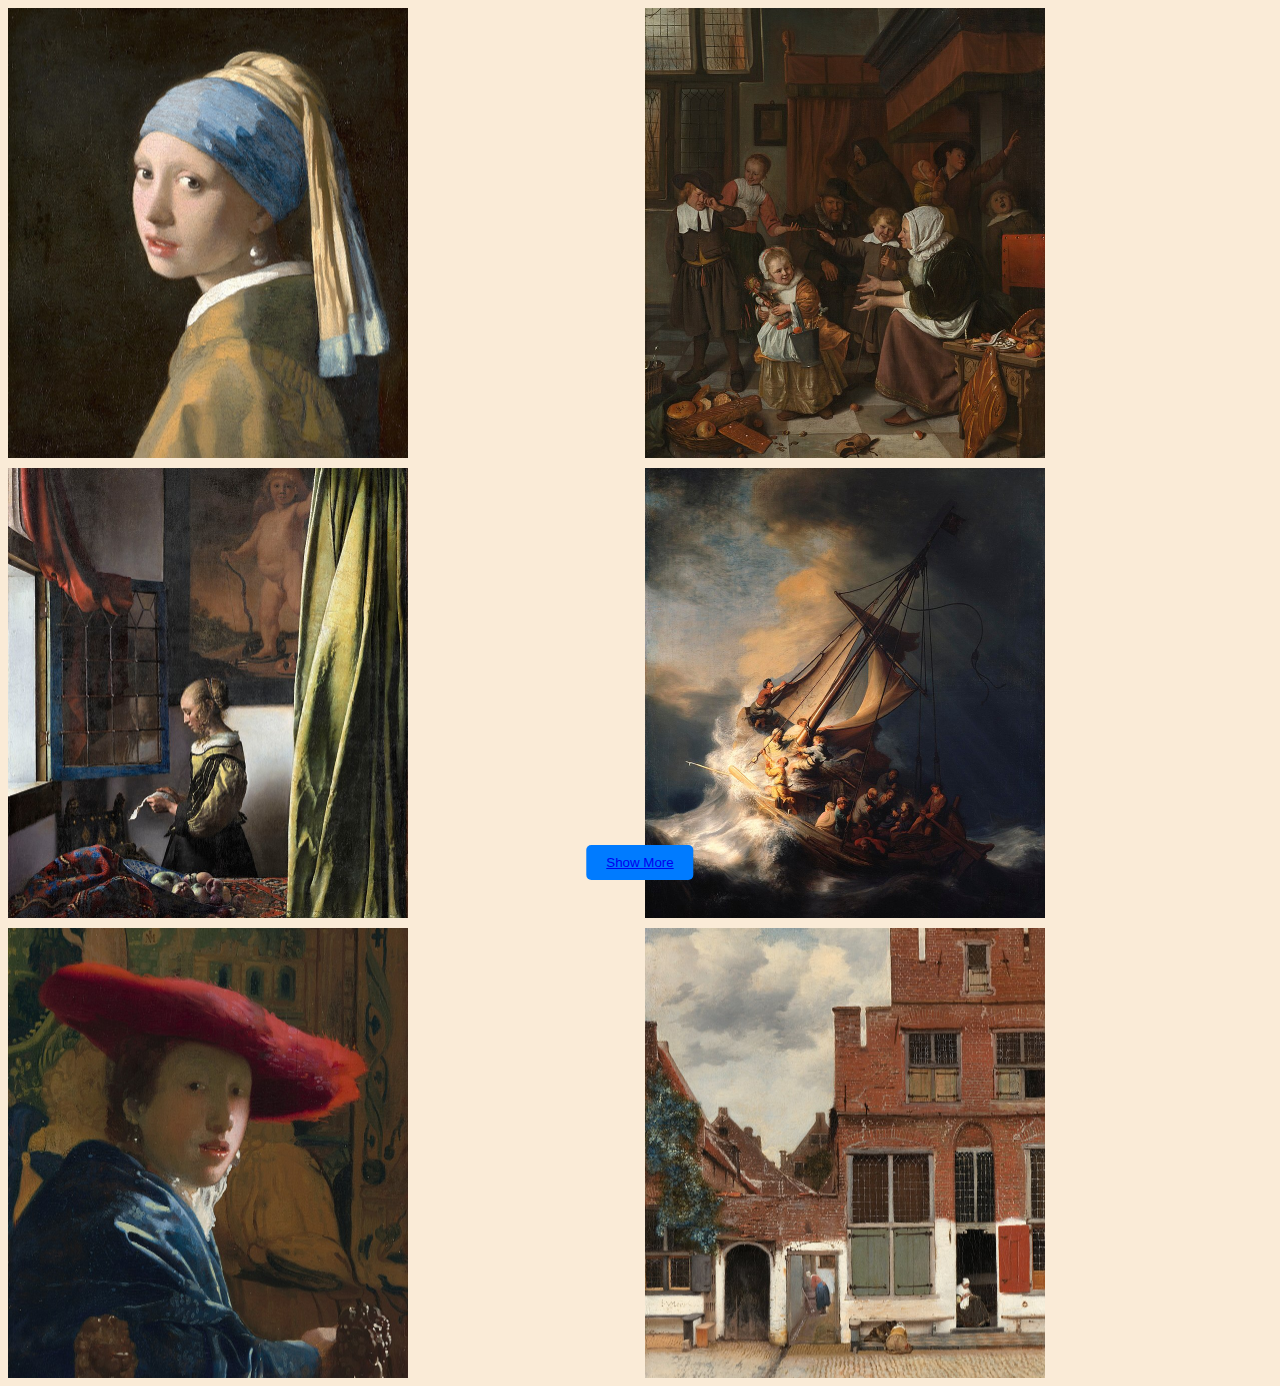
<file: index.html>
<!--
  The images shown in this project are discovered through the Google Art Project.
  The images were then downloaded from their respective Wikipedia pages
-->

<!DOCTYPE html>
<html lang="en">
<head>
<meta charset="UTF-8">
<meta name="viewport" content="width=device-width, initial-scale=1.0">
<title>Dutch Golden Age</title>
<link rel="stylesheet" href="css/styles.css">
</head>
<body>
    <div class="image-grid">
        <div class="image-wrapper">
            <a href="#image1">
              <img src="img/1665_Girl_with_a_Pearl_Earring.jpg" alt="Image 1">
            </a>
            <div class="overlay">
              <h2>Girl with the Pearl Earring</h2>
              <p>By Johannes Vermeer</p>
            </div>
        </div>
        <div class="image-wrapper">
            <a href="#image2">
              <img src="img/Jan_Havicksz._Steen_–_Het_Sint-Nicolaasfeest_–_Google_Art_Project.jpg" alt="Image 2">
            </a>
            <div class="overlay">
              <h2>The Feast of Saint Nicholas</h2>
              <p>By Jan Steen</p>
            </div>
        </div>
        <div class="image-wrapper">
          <a href="#image3">
            <img src="img/Jan_Vermeer_van_Delft_-_Brieflezend_meisje_bij_het_venster_(ca._1657-59).jpg" alt="Image 3">
          </a>
          <div class="overlay">
            <h2>Girl Reading a Letter by an Open Window</h2>
            <p>By Johannes Vermeer</p>
          </div>
        </div>
        <div class="image-wrapper">
          <a href="#image4">
            <img src="img/Rembrandt_Christ_in_the_Storm_on_the_Lake_of_Galilee.jpg" alt="Image 4">
          </a>
          <div class="overlay">
            <h2>Christ in the Storm on the Sea of Galilee</h2>
            <p>By Rembrandt</p>
          </div>
        </div>
        <div class="image-wrapper">
          <a href="#image5">
            <img src="img/Vermeer_-_Girl_with_a_Red_Hat.JPG" alt="Image 5">
          </a>
          <div class="overlay">
            <h2>Girl with the Red Hat</h2>
            <p>By Johannes Vermeer</p>
          </div>
        </div>
        <div class="image-wrapper">
          <a href="#image5">
            <img src="img/800px-Johannes_Vermeer_-_Gezicht_op_huizen_in_Delft,_bekend_als_'Het_straatje'_-_Google_Art_Project.jpg" alt="Image 5">
          </a>
          <div class="overlay">
            <h2>The Little Street</h2>
            <p>By Johannes Vermeer</p>
          </div>
        </div>
    </div>
    <button class="show-button"><a href="description.html">Show More</a></button>
</body>
</html>
</file>
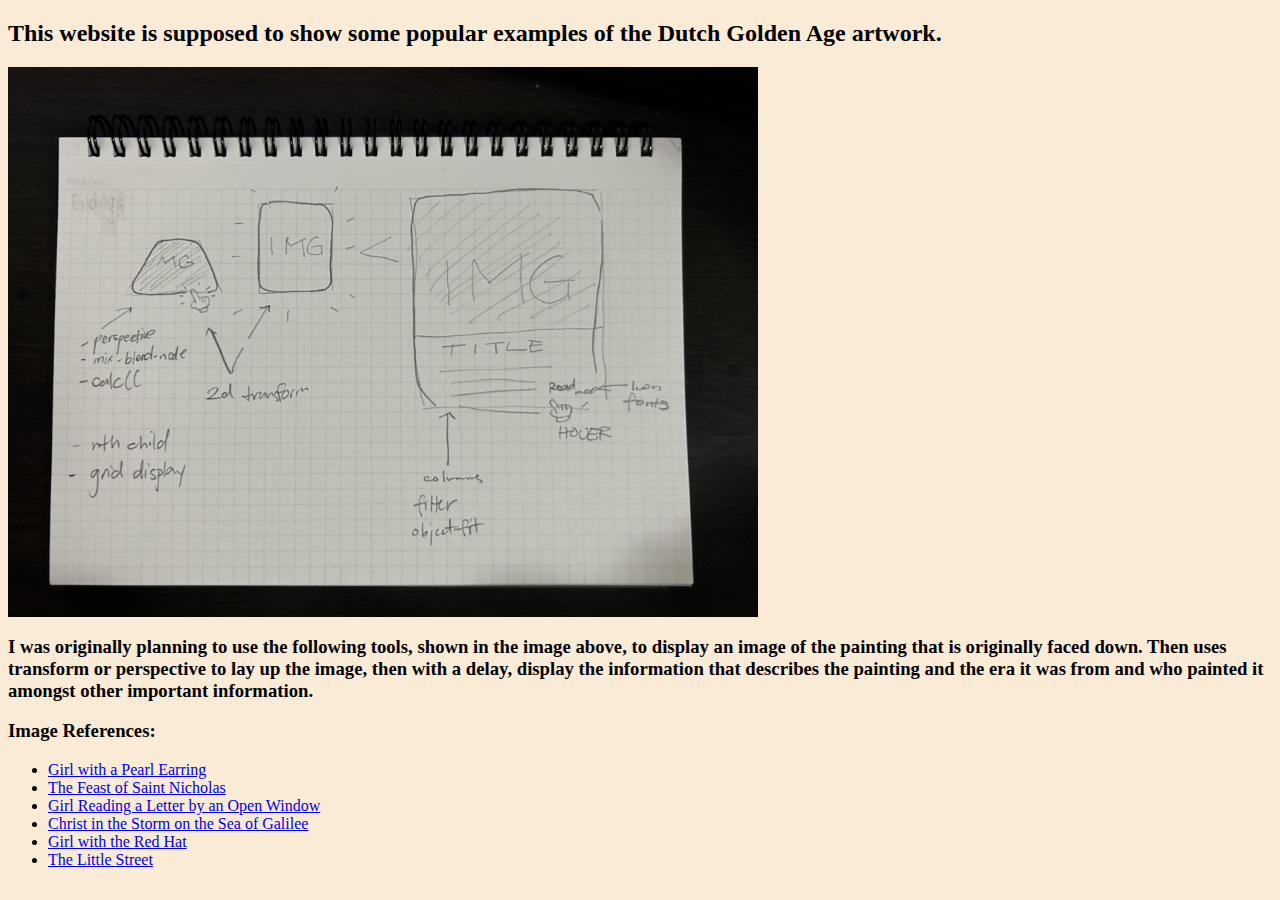
<file: description.html>
<!DOCTYPE html>
<html lang="en">
    <head>
        <meta charset="UTF-8">
        <meta name="viewport" content="width=device-width, initial-scale=1.0">
        <title>Dutch Golden Age</title>
        <link rel="stylesheet" href="css/styles.css">
    </head>    
    <body>
        <h2>
            This website is supposed to show some popular examples of the Dutch Golden Age artwork.
        </h2>
        <div class="planned-result">
            <img src="img/Image.jpeg">
        </div>
        <h3>
            I was originally planning to use the following tools, shown in the image above, to display an image of the painting that is originally faced down.
            Then uses transform or perspective to lay up the image, then with a delay, display the information that describes the painting and the era it was from and who painted it
            amongst other important information.
        </h3>
        <h3>Image References:</h3>
        <ul>
            <li><a href="https://en.wikipedia.org/wiki/Girl_with_a_Pearl_Earring">Girl with a Pearl Earring</a></li>
            <li><a href="https://en.wikipedia.org/wiki/The_Feast_of_Saint_Nicholas">The Feast of Saint Nicholas</a></li>
            <li><a href="https://en.wikipedia.org/wiki/Girl_Reading_a_Letter_at_an_Open_Window">Girl Reading a Letter by an Open Window</a></li>
            <li><a href="https://en.wikipedia.org/wiki/The_Storm_on_the_Sea_of_Galilee">Christ in the Storm on the Sea of Galilee</a></li>
            <li><a href="https://en.wikipedia.org/wiki/Girl_with_a_Red_Hat">Girl with the Red Hat</a></li>
            <li><a href="https://en.wikipedia.org/wiki/The_Little_Street">The Little Street</a></li>
        </ul>
    </body>
</html>
</file>
<file: css/styles.css>
body {
  background-color: antiquewhite;
}

.image-grid {
  display: grid;
  grid-template-columns: repeat(auto-fill, minmax(500px, 1fr)); /* Adjust minmax values as needed */
  gap: 10px; /* Adjust the gap between images */
}

.image-wrapper {
  position: relative;
  width: 400px; /* Set fixed width for image wrapper */
  height: 450px; /* Set fixed height for image wrapper */
}

.image-wrapper img {
  width: 100%;
  height: 100%;
  object-fit: cover; /* Maintain aspect ratio and fill container */
}

.overlay {
  position: absolute;
  top: 0;
  left: 0;
  width: 100%;
  height: 100%;
  background-color: rgba(0, 0, 0, 0.5);
  color: white;
  font-size: 24px;
  display: none; /* Initially hidden */
  flex-direction: column; /* Stack h2 and p vertically */
  justify-content: center;
  align-items: center;
  box-sizing: border-box; /* Ensure overlay dimensions include padding */
  padding: 20px;
}

.overlay h2 {
  margin-bottom: calc(5px + 5px); /* Add spacing between h2 and p */
  font-size: calc(0.5em + 0.5em); /* Responsive font size */
}

.overlay p {
  font-size: calc(0.3em + 0.3em); /* Responsive font size */
}

.image-wrapper a:focus + .overlay {
  display: flex;
}

.show-button {
  position: fixed;
  bottom: 20px;
  left: 50%;
  transform: translateX(-50%);
  background-color: #007bff;
  color: white;
  padding: 10px 20px;
  border: none;
  border-radius: 5px;
  cursor: pointer;
}

.show-button:hover {
  background-color: #0056b3;
}

/* description.html */

.planned-result {
  width: 750px;
  height: 550px;
}

.planned-result img {
  width: 100%;
  height: 100%;
  object-fit: cover;
}
</file>
